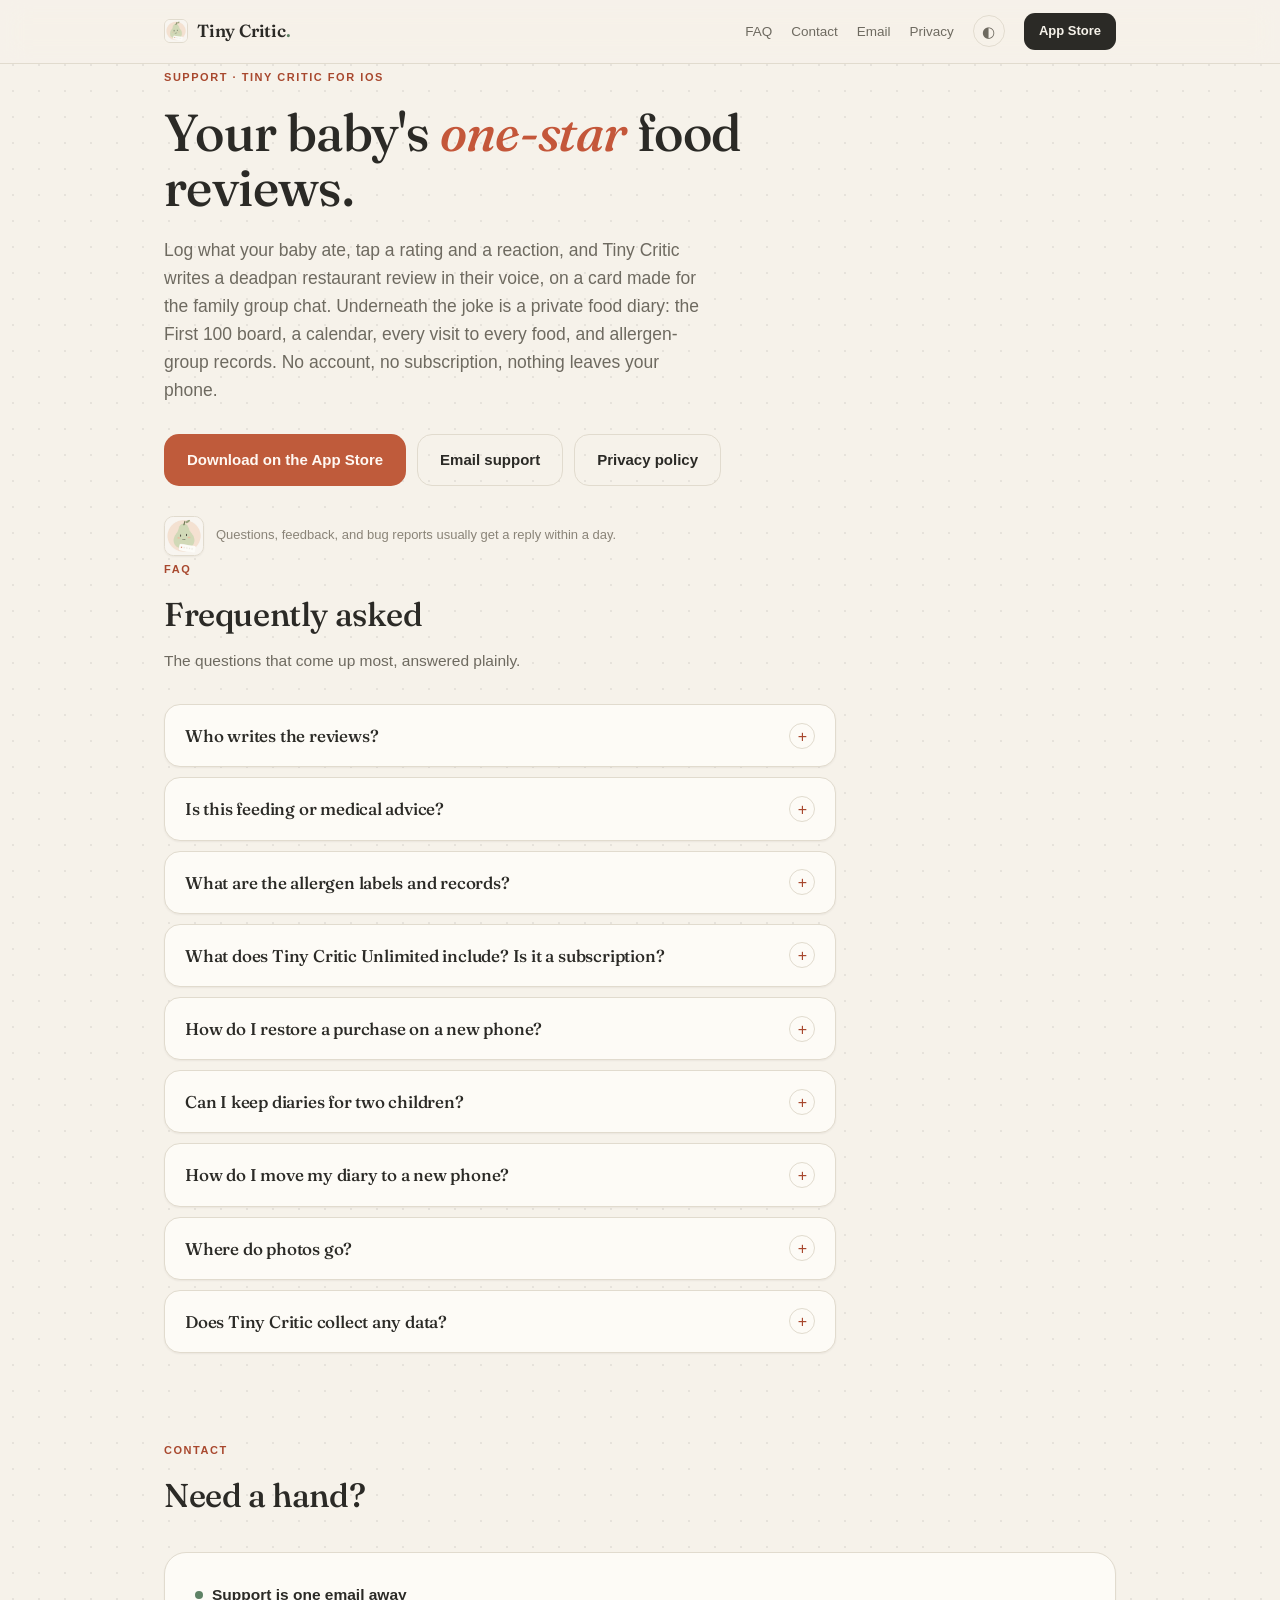
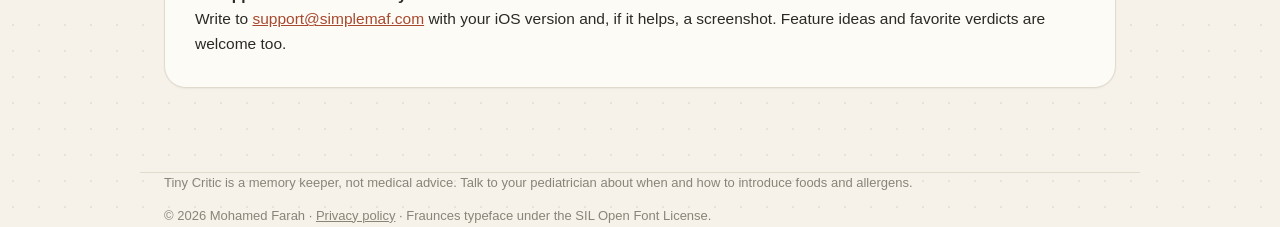
<file: index.html>
<!DOCTYPE html>
<html lang="en">
<head>
<meta charset="UTF-8">
<meta name="viewport" content="width=device-width, initial-scale=1.0">
<title>Tiny Critic · Support</title>
<meta name="description" content="Support and FAQ for Tiny Critic, the baby food diary that writes your baby's one-star restaurant reviews. No account, no subscription, nothing leaves your phone.">
<meta name="referrer" content="no-referrer">
<meta name="color-scheme" content="light dark">
<meta name="theme-color" content="#F6F3EC" media="(prefers-color-scheme: light)">
<meta name="theme-color" content="#1B1915" media="(prefers-color-scheme: dark)">
<meta property="og:title" content="Tiny Critic · Support">
<meta property="og:description" content="Your baby's one-star food reviews. Support and FAQ for the Tiny Critic iOS app.">
<meta property="og:type" content="website">
<link rel="icon" type="image/png" href="icon.png">
<link rel="apple-touch-icon" href="icon.png">
<link rel="preconnect" href="https://fonts.googleapis.com">
<link rel="preconnect" href="https://fonts.gstatic.com" crossorigin>
<link rel="stylesheet" href="https://fonts.googleapis.com/css2?family=Fraunces:ital,opsz,wght@0,9..144,400..600;1,9..144,400..600&display=swap">
<link rel="stylesheet" href="shared.css">
<script src="shared.js" defer></script>
<script type="application/ld+json">
{
  "@context": "https://schema.org",
  "@type": "SoftwareApplication",
  "name": "Tiny Critic: Baby Food Diary",
  "applicationCategory": "LifestyleApplication",
  "operatingSystem": "iOS",
  "offers": { "@type": "Offer", "price": "0", "priceCurrency": "USD" }
}
</script>
</head>
<body>
<a class="skip" href="#faq">Skip to FAQ</a>
<nav aria-label="Site">
  <div class="nav-inner">
    <a class="nav-name serif" href="#top"><img src="icon.png" alt="" width="24" height="24"><span>Tiny Critic<span class="dot">.</span></span></a>
    <div class="nav-links">
      <a href="#faq" class="collapse">FAQ</a>
      <a href="#contact" class="collapse">Contact</a>
      <a href="mailto:support@simplemaf.com" class="collapse">Email</a>
      <a href="privacy.html">Privacy</a>
      <button id="themeBtn" class="theme-btn" type="button" aria-label="Switch theme" title="Theme: follows your system"><span id="themeIcon" aria-hidden="true">◐</span></button>
      <a class="nav-cta" href="#" data-todo="appstore" aria-disabled="true" title="App Store listing coming soon">App&nbsp;Store</a>
    </div>
  </div>
</nav>

<header class="wrap" id="top">
  <span class="eyebrow">Support · Tiny Critic for iOS</span>
  <h1 class="serif">Your baby's <em>one-star</em> food reviews.</h1>
  <p class="lede">Log what your baby ate, tap a rating and a reaction, and Tiny Critic writes a deadpan restaurant review in their voice, on a card made for the family group chat. Underneath the joke is a private food diary: the First 100 board, a calendar, every visit to every food, and allergen-group records. No account, no subscription, nothing leaves your phone.</p>
  <div class="btn-row">
    <a class="btn btn-clay" href="#" data-todo="appstore" aria-disabled="true" title="App Store listing coming soon">Download on the App&nbsp;Store</a>
    <a class="btn btn-ghost" href="mailto:support@simplemaf.com">Email support</a>
    <a class="btn btn-ghost" href="privacy.html">Privacy policy</a>
  </div>
  <div class="hero-note">
    <img src="icon.png" alt="Tiny Critic app icon" width="40" height="40">
    <span>Questions, feedback, and bug reports usually get a reply within a day.</span>
  </div>
</header>

<section id="faq" class="wrap">
  <div class="section-head" data-reveal>
    <span class="eyebrow">FAQ</span>
    <h2 class="serif">Frequently asked</h2>
    <p>The questions that come up most, answered plainly.</p>
  </div>
  <div class="faq-list" data-reveal-group>
    <details>
      <summary class="serif">Who writes the reviews?</summary>
      <div class="answer">
        <p>A bank of about three hundred hand-written lines inside the app, chosen by the rating and reactions you tap and rotated so the same line never lands twice in a row. There is no AI, no server, and nothing about your baby leaves the phone. If a verdict misses, tap <b>Rewrite</b> for another take (five per review).</p>
      </div>
    </details>
    <details>
      <summary class="serif">Is this feeding or medical advice?</summary>
      <div class="answer">
        <p><b>No.</b> Tiny Critic is a memory keeper, not medical advice. It never suggests what or when to feed a baby. Talk to your pediatrician about when and how to introduce foods and allergens.</p>
      </div>
    </details>
    <details>
      <summary class="serif">What are the allergen labels and records?</summary>
      <div class="answer">
        <p>Some foods in the collection carry one of nine common allergen-group labels (milk, egg, peanut, tree nut, soy, wheat, fish, shellfish, sesame). The Calendar tab shows, per group, how many times a labeled food was logged and when it was last logged, and a dot marks those days. It is a record of what you logged, nothing more. Labels are not a complete ingredient list, and custom foods carry only the labels you add.</p>
      </div>
    </details>
    <details>
      <summary class="serif">What does Tiny Critic Unlimited include? Is it a subscription?</summary>
      <div class="answer">
        <p><b>Not a subscription.</b> Your first 15 reviews are free. Tiny Critic Unlimited is a single one-time purchase that unlocks unlimited reviews and all three card styles, and it is shared with your Family Sharing group. Everything already logged stays viewable, editable, and shareable whether or not you buy it. The tip jar is separate and entirely optional; tips unlock nothing.</p>
      </div>
    </details>
    <details>
      <summary class="serif">How do I restore a purchase on a new phone?</summary>
      <div class="answer">
        <p>Sign in to the Apple Account you bought it with, then open Tiny Critic → Settings → Tiny Critic Unlimited → <b>Restore purchases</b>. The same button is on the unlock screen.</p>
      </div>
    </details>
    <details>
      <summary class="serif">Can I keep diaries for two children?</summary>
      <div class="answer">
        <p>Yes. Settings → <b>Add another critic</b>. Each critic keeps their own board, badges, calendar, and reviews, and you switch by tapping the name on the Board or in Settings. Removing a critic removes only that critic's reviews.</p>
      </div>
    </details>
    <details>
      <summary class="serif">How do I move my diary to a new phone?</summary>
      <div class="answer">
        <p>Settings → <b>Export your food diary</b> makes one .zip with every profile, custom food, review, and photo. Save it to Files or iCloud Drive, or AirDrop it. On the new phone, Settings → <b>Import a diary export</b> and pick that file. Importing never duplicates reviews you already have, so it is safe to run twice. Your device backup (iCloud Backup or a computer backup) also includes the app's data.</p>
      </div>
    </details>
    <details>
      <summary class="serif">Where do photos go?</summary>
      <div class="answer">
        <p>Photos you attach are copied into the app's own storage on your phone; the app never stores a link to your photo library and never reads it in the background. The system photo picker needs no permission. The camera asks for permission only when you tap <b>Take photo</b>, and <b>Save to Photos</b> asks for add-only access the first time you use it.</p>
      </div>
    </details>
    <details>
      <summary class="serif">Does Tiny Critic collect any data?</summary>
      <div class="answer">
        <p>No. There is no account, no analytics, no advertising, no tracking, and no server of ours. Purchases are handled by Apple. The only things that leave your phone are the cards and exports you choose to share.</p>
        <a class="applink" href="privacy.html">Read the full privacy policy →</a>
      </div>
    </details>
  </div>
</section>

<section id="contact" class="wrap">
  <div class="section-head" data-reveal>
    <span class="eyebrow">Contact</span>
    <h2 class="serif">Need a hand?</h2>
  </div>
  <div class="panel" data-reveal>
    <p><span class="pulse"></span><b>Support is one email away</b></p>
    <p>Write to <a href="mailto:support@simplemaf.com?subject=Tiny%20Critic%20Support">support@simplemaf.com</a> with your iOS version and, if it helps, a screenshot. Feature ideas and favorite verdicts are welcome too.</p>
  </div>
</section>

<footer class="wrap">
  <p>Tiny Critic is a memory keeper, not medical advice. Talk to your pediatrician about when and how to introduce foods and allergens.</p>
  <p>© 2026 Mohamed Farah · <a href="privacy.html">Privacy policy</a> · Fraunces typeface under the SIL Open Font License.</p>
</footer>
</body>
</html>
</file>
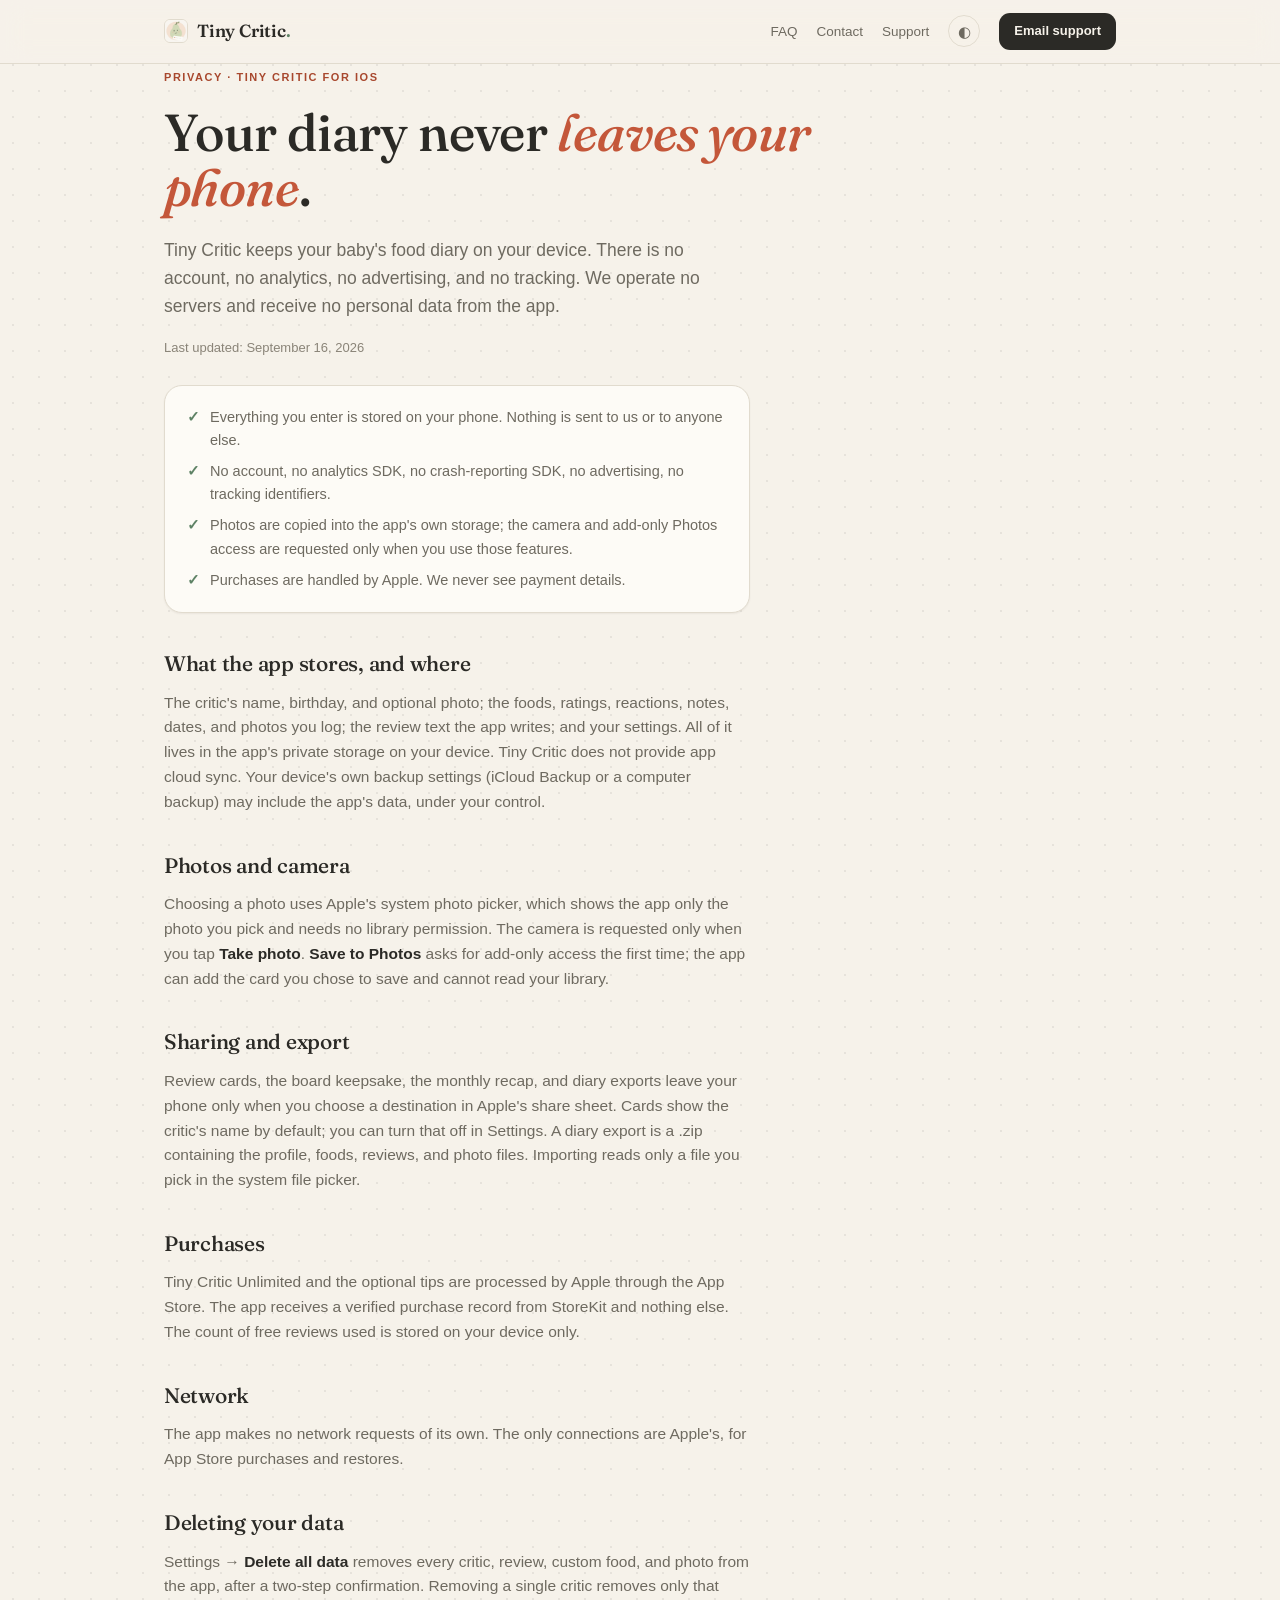
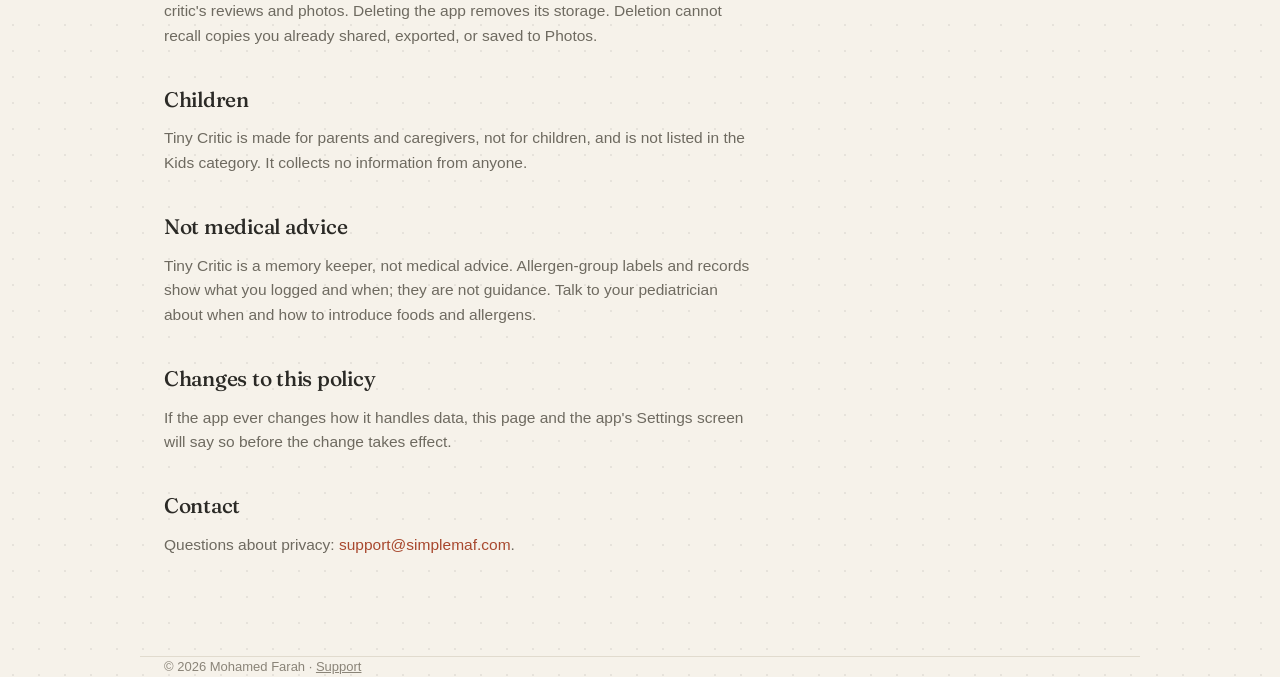
<file: privacy.html>
<!DOCTYPE html>
<html lang="en">
<head>
<meta charset="UTF-8">
<meta name="viewport" content="width=device-width, initial-scale=1.0">
<title>Tiny Critic · Privacy Policy</title>
<meta name="description" content="Tiny Critic privacy policy. Your baby's food diary stays on your phone: no account, no analytics, no tracking, no server.">
<meta name="referrer" content="no-referrer">
<meta name="color-scheme" content="light dark">
<meta name="theme-color" content="#F6F3EC" media="(prefers-color-scheme: light)">
<meta name="theme-color" content="#1B1915" media="(prefers-color-scheme: dark)">
<link rel="icon" type="image/png" href="icon.png">
<link rel="apple-touch-icon" href="icon.png">
<link rel="preconnect" href="https://fonts.googleapis.com">
<link rel="preconnect" href="https://fonts.gstatic.com" crossorigin>
<link rel="stylesheet" href="https://fonts.googleapis.com/css2?family=Fraunces:ital,opsz,wght@0,9..144,400..600;1,9..144,400..600&display=swap">
<link rel="stylesheet" href="shared.css">
<script src="shared.js" defer></script>
</head>
<body>
<a class="skip" href="#policy">Skip to policy</a>
<nav aria-label="Site">
  <div class="nav-inner">
    <a class="nav-name serif" href="index.html"><img src="icon.png" alt="" width="24" height="24"><span>Tiny Critic<span class="dot">.</span></span></a>
    <div class="nav-links">
      <a href="index.html#faq" class="collapse">FAQ</a>
      <a href="index.html#contact" class="collapse">Contact</a>
      <a href="index.html">Support</a>
      <button id="themeBtn" class="theme-btn" type="button" aria-label="Switch theme" title="Theme: follows your system"><span id="themeIcon" aria-hidden="true">◐</span></button>
      <a class="nav-cta" href="mailto:support@simplemaf.com">Email support</a>
    </div>
  </div>
</nav>

<header class="wrap">
  <span class="eyebrow">Privacy · Tiny Critic for iOS</span>
  <h1 class="serif">Your diary never <em>leaves your phone</em>.</h1>
  <p class="lede">Tiny Critic keeps your baby's food diary on your device. There is no account, no analytics, no advertising, and no tracking. We operate no servers and receive no personal data from the app.</p>
  <p class="updated" style="margin-top:18px">Last updated: September 16, 2026</p>
</header>

<section class="wrap" id="policy">
  <div class="prose" data-reveal>
    <div class="summary-box" aria-label="Summary">
      <ul>
        <li>Everything you enter is stored on your phone. Nothing is sent to us or to anyone else.</li>
        <li>No account, no analytics SDK, no crash-reporting SDK, no advertising, no tracking identifiers.</li>
        <li>Photos are copied into the app's own storage; the camera and add-only Photos access are requested only when you use those features.</li>
        <li>Purchases are handled by Apple. We never see payment details.</li>
      </ul>
    </div>

    <h2 class="serif">What the app stores, and where</h2>
    <p>The critic's name, birthday, and optional photo; the foods, ratings, reactions, notes, dates, and photos you log; the review text the app writes; and your settings. All of it lives in the app's private storage on your device. Tiny Critic does not provide app cloud sync. Your device's own backup settings (iCloud Backup or a computer backup) may include the app's data, under your control.</p>

    <h2 class="serif">Photos and camera</h2>
    <p>Choosing a photo uses Apple's system photo picker, which shows the app only the photo you pick and needs no library permission. The camera is requested only when you tap <strong>Take photo</strong>. <strong>Save to Photos</strong> asks for add-only access the first time; the app can add the card you chose to save and cannot read your library.</p>

    <h2 class="serif">Sharing and export</h2>
    <p>Review cards, the board keepsake, the monthly recap, and diary exports leave your phone only when you choose a destination in Apple's share sheet. Cards show the critic's name by default; you can turn that off in Settings. A diary export is a .zip containing the profile, foods, reviews, and photo files. Importing reads only a file you pick in the system file picker.</p>

    <h2 class="serif">Purchases</h2>
    <p>Tiny Critic Unlimited and the optional tips are processed by Apple through the App Store. The app receives a verified purchase record from StoreKit and nothing else. The count of free reviews used is stored on your device only.</p>

    <h2 class="serif">Network</h2>
    <p>The app makes no network requests of its own. The only connections are Apple's, for App Store purchases and restores.</p>

    <h2 class="serif">Deleting your data</h2>
    <p>Settings → <strong>Delete all data</strong> removes every critic, review, custom food, and photo from the app, after a two-step confirmation. Removing a single critic removes only that critic's reviews and photos. Deleting the app removes its storage. Deletion cannot recall copies you already shared, exported, or saved to Photos.</p>

    <h2 class="serif">Children</h2>
    <p>Tiny Critic is made for parents and caregivers, not for children, and is not listed in the Kids category. It collects no information from anyone.</p>

    <h2 class="serif">Not medical advice</h2>
    <p>Tiny Critic is a memory keeper, not medical advice. Allergen-group labels and records show what you logged and when; they are not guidance. Talk to your pediatrician about when and how to introduce foods and allergens.</p>

    <h2 class="serif">Changes to this policy</h2>
    <p>If the app ever changes how it handles data, this page and the app's Settings screen will say so before the change takes effect.</p>

    <h2 class="serif">Contact</h2>
    <p>Questions about privacy: <a href="mailto:support@simplemaf.com?subject=Tiny%20Critic%20Privacy">support@simplemaf.com</a>.</p>
  </div>
</section>

<footer class="wrap">
  <p>© 2026 Mohamed Farah · <a href="index.html">Support</a></p>
</footer>
</body>
</html>
</file>
<file: shared.css>
/* ==========================================================
   Sweep support site — design tokens lifted from the app's
   Almanac theme (SweepTheme.swift / Tokens.swift).
   clay = sole accent, safe = sage green, amber = move soon,
   rust = sweeping now. Display face is Fraunces, like the app.
   ========================================================== */
:root, :root[data-theme="light"] {
  --paper:       #F6F2EA;
  --paper-deep:  #EEE8DC;
  --card:        #FDFBF6;
  --well:        #F0EBE1;
  --well-warm:   #E9E2D4;
  --ink:         #2B2A26;
  --ink2:        #6E6A60;
  --ink3:        #8A8478;
  --hairline:    #E1DBCE;
  --clay:        #C4573A;
  --clay-fill:   #BF5B3B;
  --clay-deep:   #A8482E;
  --safe:        #5E8265;
  --amber:       #C08A2D;
  --rust:        #A8402F;
  --on-clay:     #FFF8F2;
  --shadow:      0 1px 2px rgba(43,42,38,.06);
  --shadow-lift: 0 14px 30px rgba(43,42,38,.11);
}
@media (prefers-color-scheme: dark) {
  :root:not([data-theme="light"]) {
    --paper:       #1B1915;
    --paper-deep:  #14120F;
    --card:        #26221B;
    --well:        #211E18;
    --well-warm:   #2E2921;
    --ink:         #EAE4D6;
    --ink2:        #A69E8E;
    --ink3:        #8C8476;
    --hairline:    #3B362C;
    --clay:        #D1704E;
    --clay-fill:   #C9684A;
    --clay-deep:   #E08A6A;
    --safe:        #83AC8A;
    --amber:       #D5A34A;
    --rust:        #CE5B47;
    --on-clay:     #1B1915;
    --shadow:      0 1px 2px rgba(0,0,0,.3);
    --shadow-lift: 0 18px 34px rgba(0,0,0,.4);
  }
}
:root[data-theme="dark"] {
  --paper:       #1B1915;
  --paper-deep:  #14120F;
  --card:        #26221B;
  --well:        #211E18;
  --well-warm:   #2E2921;
  --ink:         #EAE4D6;
  --ink2:        #A69E8E;
  --ink3:        #8C8476;
  --hairline:    #3B362C;
  --clay:        #D1704E;
  --clay-fill:   #C9684A;
  --clay-deep:   #E08A6A;
  --safe:        #83AC8A;
  --amber:       #D5A34A;
  --rust:        #CE5B47;
  --on-clay:     #1B1915;
  --shadow:      0 1px 2px rgba(0,0,0,.3);
  --shadow-lift: 0 18px 34px rgba(0,0,0,.4);
}

*, *::before, *::after { margin: 0; padding: 0; box-sizing: border-box; }
[hidden] { display: none !important; }
html { scroll-behavior: smooth; -webkit-text-size-adjust: 100%; scroll-padding-top: 74px; }
body {
  background: var(--paper); color: var(--ink);
  background-image: radial-gradient(color-mix(in srgb, var(--ink) 8%, transparent) 1px, transparent 1.4px);
  background-size: 26px 26px;
  font-family: -apple-system, BlinkMacSystemFont, "SF Pro Text", "Segoe UI", Roboto, sans-serif;
  font-size: 15.5px; line-height: 1.6;
  -webkit-font-smoothing: antialiased; overflow-x: hidden;
}
.serif {
  font-family: "Fraunces", "Iowan Old Style", "New York", ui-serif, Georgia, "Times New Roman", serif;
  font-optical-sizing: auto;
  letter-spacing: -0.012em;
}
.mono {
  font-family: ui-monospace, "SF Mono", SFMono-Regular, Menlo, Consolas, monospace;
  font-size: .88em; letter-spacing: -0.01em;
}
.wrap { max-width: 1000px; margin: 0 auto; padding: 0 24px; }
a { color: inherit; }
img { max-width: 100%; display: block; }
:focus-visible { outline: 2px solid var(--clay); outline-offset: 3px; border-radius: 6px; }
.skip {
  position: absolute; left: 12px; top: -60px; z-index: 100;
  background: var(--ink); color: var(--paper); padding: 8px 14px;
  border-radius: 10px; font-size: 13.5px; text-decoration: none;
}
.skip:focus { top: 12px; }

.eyebrow {
  display: inline-block; font-size: 11px; font-weight: 600;
  letter-spacing: .14em; text-transform: uppercase; color: var(--clay-deep);
}

/* ================= Nav ================= */
nav {
  position: sticky; top: 0; z-index: 60;
  background: color-mix(in srgb, var(--paper) 86%, transparent);
  backdrop-filter: saturate(180%) blur(14px);
  -webkit-backdrop-filter: saturate(180%) blur(14px);
  border-bottom: 1px solid var(--hairline);
}
.nav-inner {
  display: flex; align-items: center; justify-content: space-between; gap: 16px;
  max-width: 1000px; margin: 0 auto; padding: 13px 24px;
}
.nav-name {
  display: inline-flex; align-items: center; gap: 9px;
  font-weight: 600; font-size: 17.5px; text-decoration: none; white-space: nowrap;
}
.nav-name img { width: 24px; height: 24px; border-radius: 6px; border: 1px solid var(--hairline); }
.nav-name .dot { color: var(--safe); }
.nav-links { display: flex; gap: 19px; align-items: center; }
.nav-links a {
  text-decoration: none; font-size: 13.5px; color: var(--ink2);
  transition: color .2s ease; white-space: nowrap;
}
.nav-links a:hover { color: var(--clay-deep); }
.nav-cta {
  font-size: 13px !important; font-weight: 600;
  color: var(--paper) !important; background: var(--ink);
  padding: 8px 15px; border-radius: 11px;
}
.nav-cta:hover { color: var(--paper) !important; opacity: .88; }
.theme-btn {
  display: grid; place-items: center;
  width: 32px; height: 32px; padding: 0; flex-shrink: 0;
  font-family: inherit; font-size: 15px; line-height: 1; cursor: pointer;
  color: var(--ink2); background: transparent;
  border: 1px solid var(--hairline); border-radius: 999px;
  transition: color .2s ease, border-color .2s ease;
}
.theme-btn:hover { color: var(--clay-deep); border-color: var(--ink3); }
@media (max-width: 640px) { .nav-links a.collapse { display: none; } }
@media (max-width: 480px) {
  .nav-inner { padding: 11px 14px; gap: 8px; }
  .nav-links { gap: 11px; }
  .nav-name { font-size: 15.5px; }
  .nav-cta { padding: 7px 12px; }
}

/* ================= Hero ================= */
header { padding: 64px 0 56px; }
h1 {
  font-size: clamp(33px, 5.6vw, 52px);
  font-weight: 500; line-height: 1.07; letter-spacing: -0.022em;
  margin: 16px 0 20px; max-width: 20ch;
}
h1 em { font-style: italic; color: var(--clay); }
.lede { font-size: 17.5px; color: var(--ink2); max-width: 56ch; }
.lede strong { color: var(--ink); font-weight: 600; }
.btn-row { display: flex; gap: 11px; flex-wrap: wrap; margin-top: 30px; }
.btn {
  display: inline-flex; align-items: center; justify-content: center; gap: 8px;
  padding: 13px 22px; border-radius: 15px;
  font-size: 15px; font-weight: 600; text-decoration: none;
  border: 1px solid transparent; cursor: pointer; font-family: inherit;
  transition: transform .18s ease, opacity .18s ease, border-color .18s ease;
}
.btn:active { transform: scale(.975); }
.btn-primary { background: var(--ink); color: var(--paper); }
.btn-primary:hover { opacity: .89; }
.btn-clay { background: var(--clay-fill); color: var(--on-clay); }
.btn-clay:hover { opacity: .91; }
.btn-ghost { border-color: var(--hairline); color: var(--ink); background: transparent; }
.btn-ghost:hover { border-color: var(--ink3); }
.btn-sm { padding: 10px 17px; font-size: 13.5px; border-radius: 12px; }
@media (max-width: 480px) { .btn-row .btn { flex: 1 1 100%; } }

.hero-note { display: flex; align-items: center; gap: 12px; margin-top: 30px; }
.hero-note img {
  width: 40px; height: 40px; border-radius: 9.5px;
  border: 1px solid var(--hairline); box-shadow: var(--shadow);
}
.hero-note span { font-size: 13px; color: var(--ink3); }

/* verdict legend under the lede */
.verdicts { display: flex; flex-wrap: wrap; gap: 8px; margin-top: 22px; }
.verdict {
  display: inline-flex; align-items: center; gap: 7px;
  font-size: 12px; font-weight: 700; letter-spacing: .09em; text-transform: uppercase;
  padding: 6px 12px; border-radius: 999px;
  border: 1px solid var(--hairline); background: var(--card); color: var(--ink2);
}
.verdict::before { content: ""; width: 7px; height: 7px; border-radius: 50%; background: var(--c, var(--ink3)); }
.verdict.safe { --c: var(--safe); }
.verdict.soon { --c: var(--amber); }
.verdict.now  { --c: var(--rust); }

/* ================= Sections ================= */
section, section.wrap { padding-bottom: 84px; scroll-margin-top: 68px; }
.section-head { margin-bottom: 30px; max-width: 64ch; }
h2 { font-size: clamp(25px, 3.7vw, 33px); font-weight: 500; letter-spacing: -0.018em; margin-top: 7px; }
.section-head p { color: var(--ink2); margin-top: 9px; }

/* ================= Cards ================= */
.grid { display: grid; grid-template-columns: repeat(auto-fit, minmax(288px, 1fr)); gap: 18px; }
.card {
  background: var(--card); border: 1px solid var(--hairline);
  border-radius: 20px; padding: 24px; box-shadow: var(--shadow);
  display: flex; flex-direction: column; gap: 9px;
  transition: transform .25s ease, box-shadow .25s ease;
}
.card:hover { transform: translateY(-3px); box-shadow: var(--shadow-lift); }
.card h3 { font-size: 19px; font-weight: 500; letter-spacing: -0.014em; }
.card p { font-size: 14.2px; color: var(--ink2); flex: 1; }
.card p b, .card p strong { color: var(--ink); font-weight: 600; }
.card .applink {
  font-size: 13.5px; font-weight: 600; color: var(--clay-deep);
  text-decoration: none; margin-top: 6px; display: inline-block;
}
.card .applink:hover { text-decoration: underline; }
.chip {
  font-size: 10px; font-weight: 700; letter-spacing: .09em; text-transform: uppercase;
  padding: 5px 10px; border-radius: 999px; align-self: flex-start;
  border: 1px solid var(--hairline); color: var(--ink2); white-space: nowrap;
}
.chip.safe { color: var(--safe); border-color: color-mix(in srgb, var(--safe) 45%, transparent); }
.chip.clay { color: var(--clay-deep); border-color: color-mix(in srgb, var(--clay) 45%, transparent); }

/* ================= FAQ (disclosure list) ================= */
.faq-list { display: flex; flex-direction: column; gap: 10px; max-width: 78ch; }
.faq-list details {
  background: var(--card); border: 1px solid var(--hairline);
  border-radius: 16px; box-shadow: var(--shadow);
}
.faq-list details[open] { box-shadow: var(--shadow-lift); }
.faq-list summary {
  list-style: none; cursor: pointer; display: flex; align-items: center; gap: 14px;
  padding: 17px 20px; font-size: 17px; font-weight: 500; letter-spacing: -0.012em;
}
.faq-list summary::-webkit-details-marker { display: none; }
.faq-list summary::after {
  content: "+"; margin-left: auto; flex-shrink: 0;
  width: 26px; height: 26px; border-radius: 50%; display: grid; place-items: center;
  border: 1px solid var(--hairline); color: var(--clay-deep);
  font-family: -apple-system, BlinkMacSystemFont, sans-serif; font-size: 16px; font-weight: 500;
  transition: transform .25s ease;
}
.faq-list details[open] summary::after { transform: rotate(45deg); }
.faq-list summary:hover { color: var(--clay-deep); }
.faq-list summary:focus-visible { outline-offset: -3px; border-radius: 16px; }
.faq-list .answer { padding: 0 20px 20px; color: var(--ink2); font-size: 14.6px; }
.faq-list .answer p + p { margin-top: 10px; }
.faq-list .answer b, .faq-list .answer strong { color: var(--ink); font-weight: 600; }
.faq-list .answer a { color: var(--clay-deep); text-decoration: none; }
.faq-list .answer a:hover { text-decoration: underline; }
.faq-list .answer .applink {
  display: inline-block; margin-top: 10px; font-size: 13.5px; font-weight: 600; color: var(--clay-deep);
}
.faq-list .answer ul { padding-left: 20px; margin-top: 8px; }
.faq-list .answer li + li { margin-top: 4px; }

/* ================= Panel ================= */
.panel {
  background: var(--card); border: 1px solid var(--hairline);
  border-radius: 22px; padding: 30px; box-shadow: var(--shadow);
}
.panel a { color: var(--clay-deep); }
.pulse {
  display: inline-block; width: 8px; height: 8px; border-radius: 50%;
  background: var(--safe); margin-right: 9px; vertical-align: 1px;
  animation: breathe 4s ease-in-out infinite;
}
@keyframes breathe { 0%,100% { opacity: 1 } 50% { opacity: .3 } }
.stamp { margin-top: 15px; font-size: 12.5px; color: var(--ink3); }
.stamp a { color: var(--clay-deep); }

/* Plus panel */
.plus { display: grid; grid-template-columns: 1.2fr 1fr; gap: 28px; align-items: start; }
.plus h3 { font-size: 24px; font-weight: 500; letter-spacing: -0.016em; margin: 6px 0 10px; }
.plus p { color: var(--ink2); }
.plus ul { list-style: none; display: flex; flex-direction: column; gap: 10px; }
.plus li { display: flex; gap: 12px; align-items: flex-start; font-size: 14.5px; color: var(--ink2); }
.plus li b { color: var(--ink); font-weight: 600; }
.plus li::before {
  content: ""; flex-shrink: 0; width: 8px; height: 8px; border-radius: 50%;
  background: var(--clay); margin-top: 8px;
}
.price {
  display: inline-flex; align-items: baseline; gap: 6px; margin-top: 4px;
  font-size: 15px; color: var(--ink2);
}
.price b { font-size: 30px; font-weight: 500; color: var(--ink); letter-spacing: -0.02em; }
.free-note {
  margin-top: 16px; padding: 12px 14px; border-radius: 12px;
  background: color-mix(in srgb, var(--safe) 11%, transparent);
  border: 1px solid color-mix(in srgb, var(--safe) 35%, transparent);
  font-size: 13.5px; color: var(--ink);
}
@media (max-width: 720px) { .plus { grid-template-columns: 1fr; } }

/* disclaimer strip */
.disclaimer {
  border-left: 3px solid var(--amber); padding: 4px 0 4px 16px;
  font-size: 13.5px; color: var(--ink2); max-width: 72ch;
}
.disclaimer b { color: var(--ink); }

/* ================= Prose (privacy page) ================= */
.prose { max-width: 68ch; }
.prose h2 { font-size: 21px; margin: 34px 0 10px; }
.prose p, .prose li { color: var(--ink2); margin-bottom: 14px; }
.prose p b, .prose p strong { color: var(--ink); }
.prose ul { padding-left: 22px; }
.prose a { color: var(--clay-deep); text-decoration: none; }
.prose a:hover { text-decoration: underline; }
.updated { color: var(--ink3); font-size: 13px; margin-bottom: 26px; }
.summary-box {
  background: var(--card); border: 1px solid var(--hairline); border-radius: 18px;
  padding: 20px 22px; margin-top: 8px; box-shadow: var(--shadow);
}
.summary-box ul { list-style: none; padding: 0; display: grid; gap: 8px; }
.summary-box li { display: flex; gap: 10px; align-items: flex-start; margin: 0; font-size: 14.5px; }
.summary-box li::before { content: "✓"; color: var(--safe); font-weight: 700; flex-shrink: 0; }

/* ================= Footer ================= */
footer {
  border-top: 1px solid var(--hairline); padding: 34px 0 46px;
  display: flex; justify-content: space-between; align-items: center;
  gap: 12px; flex-wrap: wrap; font-size: 13px; color: var(--ink3);
}
footer a { color: var(--ink3); }
footer a:hover { color: var(--clay-deep); }

/* ================= Hero entrance ================= */
@keyframes rise { from { opacity: 0; transform: translateY(24px); } }
html.js header .eyebrow   { animation: rise .7s cubic-bezier(.16,1,.3,1) backwards .05s; }
html.js header h1         { animation: rise .8s cubic-bezier(.16,1,.3,1) backwards .14s; }
html.js header .lede      { animation: rise .8s cubic-bezier(.16,1,.3,1) backwards .24s; }
html.js header .verdicts  { animation: rise .8s cubic-bezier(.16,1,.3,1) backwards .3s; }
html.js header .btn-row   { animation: rise .8s cubic-bezier(.16,1,.3,1) backwards .34s; }
html.js header .hero-note { animation: rise .8s cubic-bezier(.16,1,.3,1) backwards .44s; }
html.js header .phone-slot{ animation: rise .9s cubic-bezier(.16,1,.3,1) backwards .3s; }
@media (prefers-reduced-motion: reduce) { html.js header * { animation: none !important; } }

/* ================= Scroll reveals ================= */
html.js [data-reveal] {
  opacity: 0; transform: translateY(26px);
  transition: opacity .8s cubic-bezier(.16, 1, .3, 1) var(--reveal-delay, 0ms),
              transform .8s cubic-bezier(.16, 1, .3, 1) var(--reveal-delay, 0ms);
}
html.js [data-reveal].in { opacity: 1; transform: none; }
@media (prefers-reduced-motion: reduce) {
  html.js [data-reveal] { opacity: 1; transform: none; transition: none; }
  html { scroll-behavior: auto; }
  *, *::before, *::after { animation-duration: .001ms !important; transition-duration: .001ms !important; }
}

@media (max-width: 560px) {
  header { padding: 48px 0 40px; }
  section, section.wrap { padding-bottom: 64px; }
}
</file>
